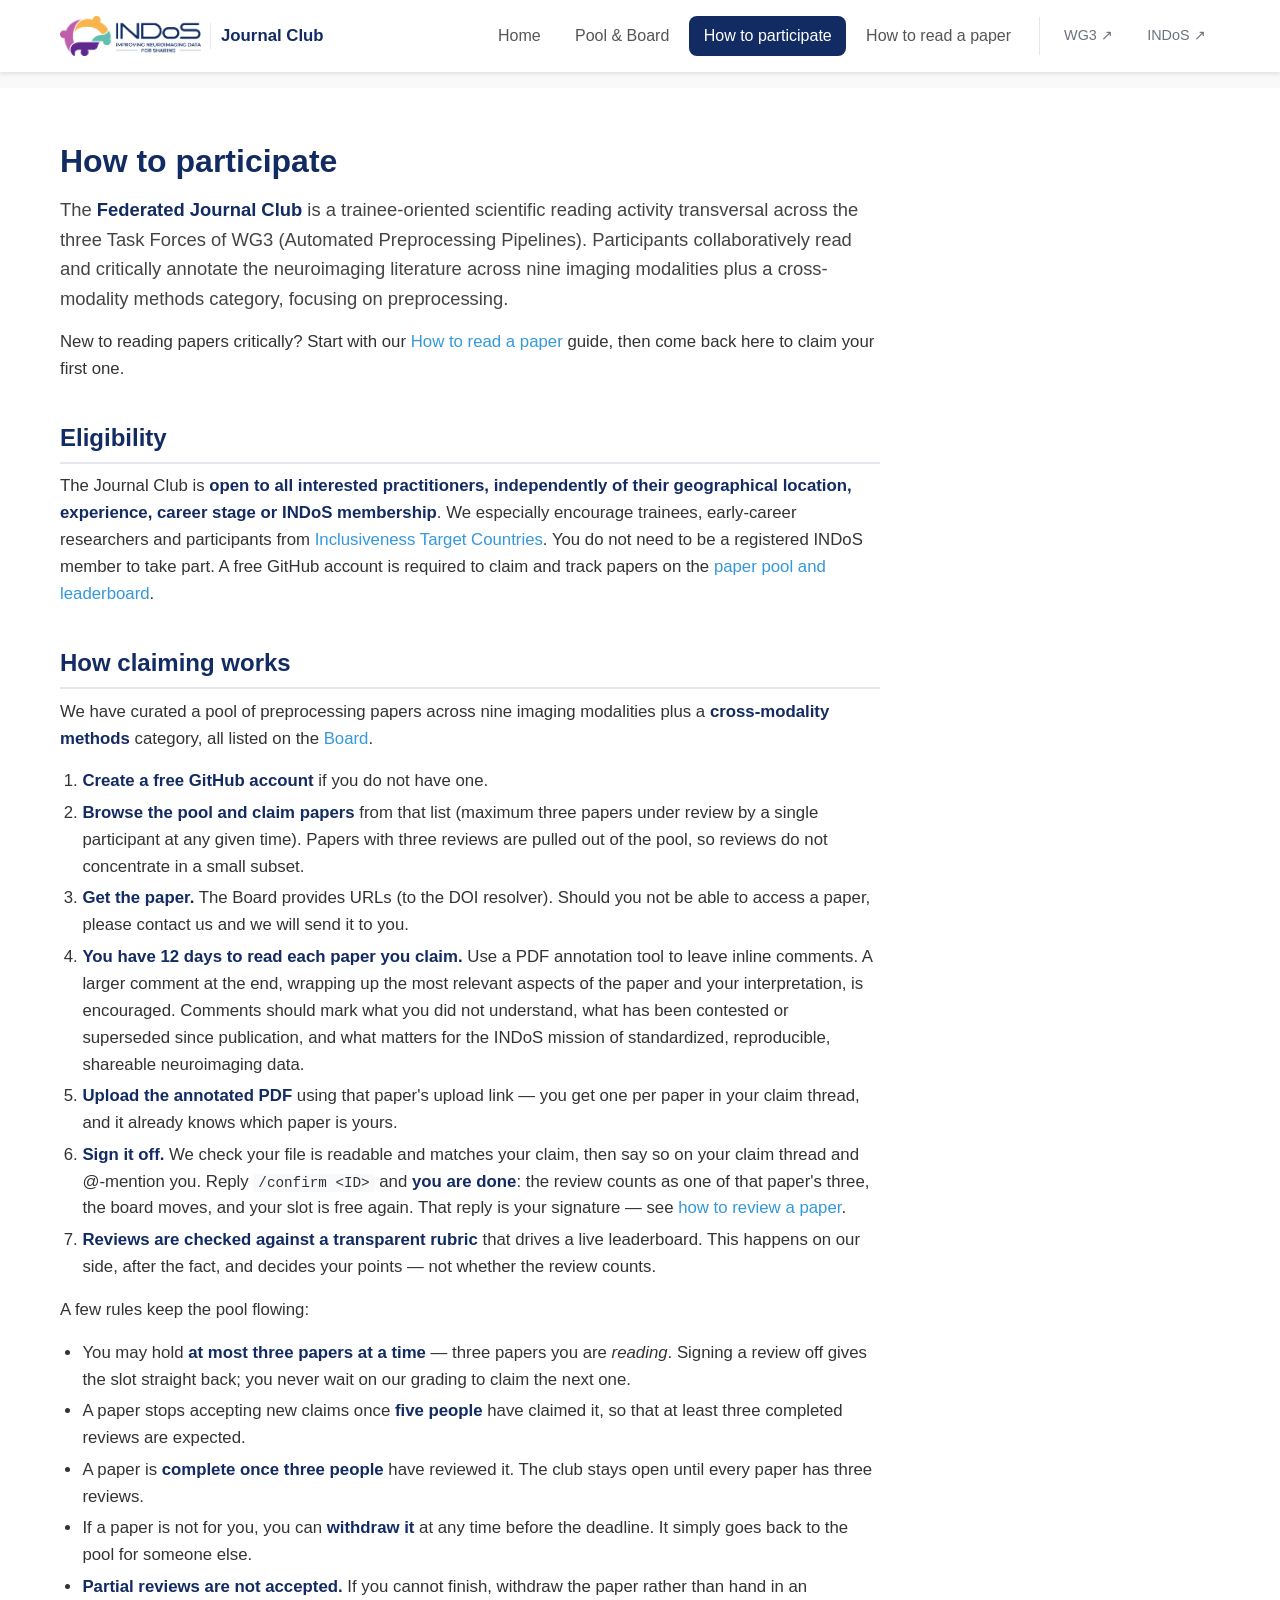
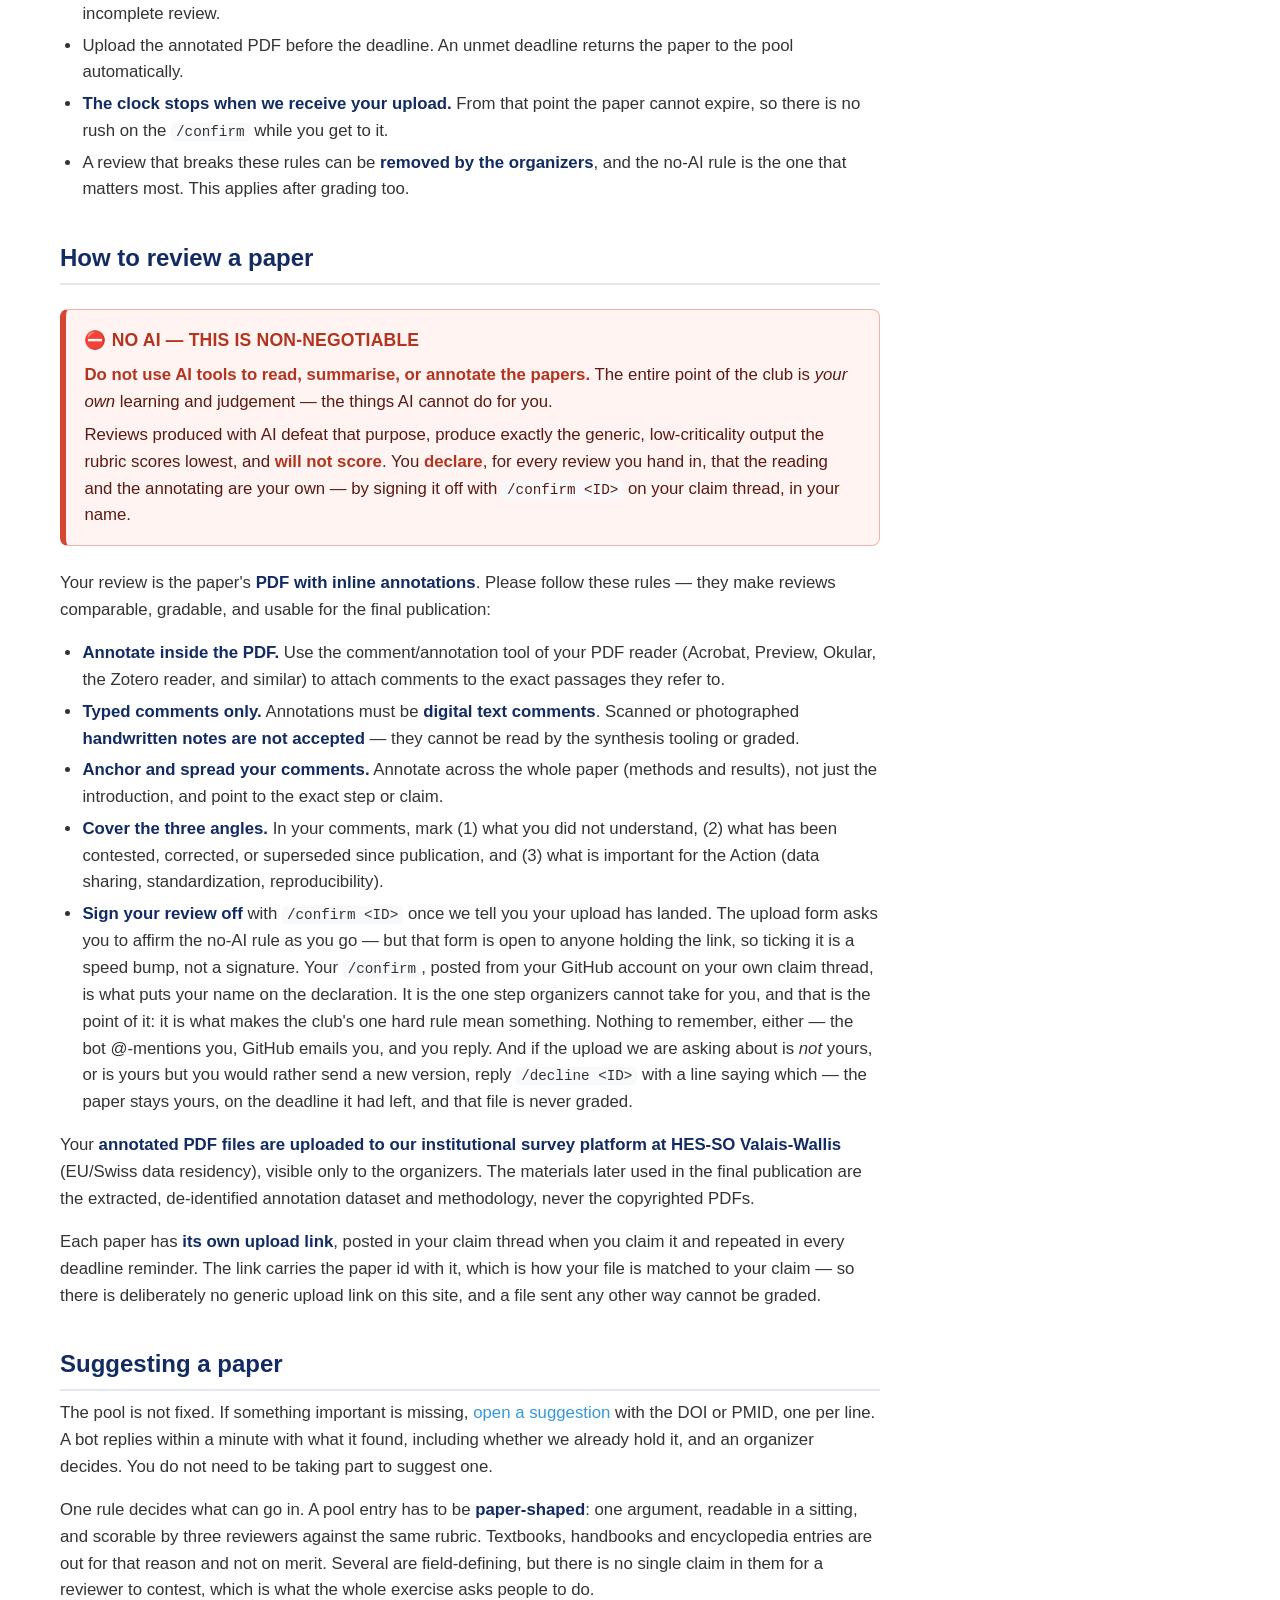
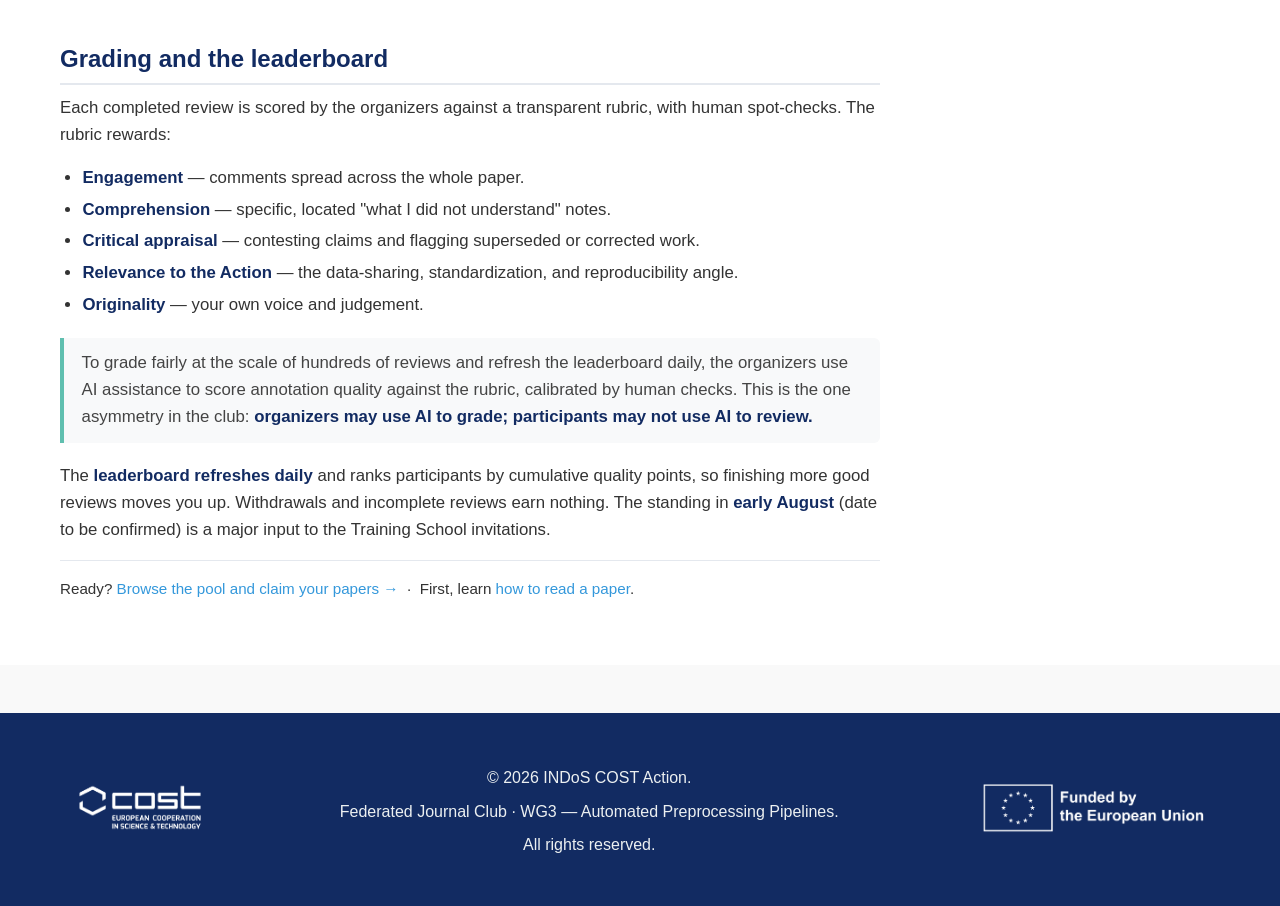
<file: docs/participate.html>
<!doctype html>
<html lang="en">
<head>
<meta charset="utf-8">
<meta name="viewport" content="width=device-width, initial-scale=1">
<title>How to participate — Federated Journal Club — INDoS COST Action</title>
<link rel="icon" href="favicon.ico" sizes="16x16 32x32 48x48">
<link rel="icon" href="assets/images/logo/indos-brain.png" type="image/png" sizes="512x512">
<link rel="apple-touch-icon" href="apple-touch-icon.png">
<link rel="stylesheet" href="style.css">
</head>
<body>
<header class="site-header">
  <!-- BEGIN shared nav — keep byte-identical across index/participate/reading (only aria-current varies) -->
  <nav class="navbar" aria-label="Site">
    <a class="navbar-brand" href="./">
      <img src="assets/images/logo/indos-logo.png" alt="INDoS COST Action" height="40">
      <span class="brand-name">Journal Club</span>
    </a>
    <ul class="nav-list">
      <li><a href="./">Home</a></li>
      <li><a href="./#papers">Pool &amp; Board</a></li>
      <li><a aria-current="page" href="./participate.html">How to participate</a></li>
      <li><a href="./reading.html">How to read a paper</a></li>
      <li class="nav-ext-group">
        <a class="nav-ext" href="https://www.indos-costaction.eu/wg3">WG3&nbsp;↗</a>
        <a class="nav-ext" href="https://www.indos-costaction.eu/">INDoS&nbsp;↗</a>
      </li>
    </ul>
  </nav>
  <!-- END shared nav -->
</header>

<main class="main-content">
  <div class="container">
    <div class="page-content">
      <h1>How to participate</h1>
      <p class="lead">The <strong>Federated Journal Club</strong> is a trainee-oriented
        scientific reading activity transversal across the three Task Forces of WG3
        (Automated Preprocessing Pipelines). Participants collaboratively read and critically
        annotate the neuroimaging literature across nine imaging modalities plus a
        cross-modality methods category, focusing on preprocessing.</p>

      <p>New to reading papers critically? Start with our
        <a href="./reading.html">How to read a paper</a> guide, then come back here to claim your first one.</p>

      <h2>Eligibility</h2>
      <p>The Journal Club is <strong>open to all interested practitioners, independently of
        their geographical location, experience, career stage or INDoS membership</strong>.
        We especially encourage trainees, early-career researchers and participants from
        <a href="https://www.indos-costaction.eu/grants">Inclusiveness Target Countries</a>.
        You do not need to be a registered INDoS member to take part. A free GitHub account is
        required to claim and track papers on the <a href="./">paper pool and leaderboard</a>.</p>

      <h2>How claiming works</h2>
      <!-- No paper count here on purpose: the pool grows whenever an organizer accepts a
           suggestion, and this page does not load app.js, so a number written here would
           be the one place on the site that goes stale. The Board shows the live count. -->
      <p>We have curated a pool of preprocessing papers across nine imaging modalities plus
        a <strong>cross-modality methods</strong> category, all listed on the
        <a href="./">Board</a>.</p>
      <ol>
        <li><strong>Create a free GitHub account</strong> if you do not have one.</li>
        <li><strong>Browse the pool and claim papers</strong> from that list (maximum three
          papers under review by a single participant at any given time). Papers with three
          reviews are pulled out of the pool, so reviews do not concentrate in a small subset.</li>
        <li><strong>Get the paper.</strong> The Board provides URLs (to the DOI resolver).
          Should you not be able to access a paper, please contact us and we will send it to you.</li>
        <li><strong>You have 12 days to read each paper you claim.</strong> Use a PDF annotation
          tool to leave inline comments. A larger comment at the end, wrapping up the most
          relevant aspects of the paper and your interpretation, is encouraged. Comments should
          mark what you did not understand, what has been contested or superseded since
          publication, and what matters for the INDoS mission of standardized, reproducible,
          shareable neuroimaging data.</li>
        <li><strong>Upload the annotated PDF</strong> using that paper's upload link — you get one
          per paper in your claim thread, and it already knows which paper is yours.</li>
        <li><strong>Sign it off.</strong> We check your file is readable and matches your claim, then
          say so on your claim thread and @-mention you. Reply <code>/confirm &lt;ID&gt;</code> and
          <strong>you are done</strong>: the review counts as one of that paper's three, the board
          moves, and your slot is free again. That reply is your signature — see
          <a href="#how-to-review-a-paper">how to review a paper</a>.</li>
        <li><strong>Reviews are checked against a transparent rubric</strong> that drives a live
          leaderboard. This happens on our side, after the fact, and decides your points — not
          whether the review counts.</li>
      </ol>

      <p>A few rules keep the pool flowing:</p>
      <ul>
        <li>You may hold <strong>at most three papers at a time</strong> — three papers you are
          <em>reading</em>. Signing a review off gives the slot straight back; you never wait on
          our grading to claim the next one.</li>
        <li>A paper stops accepting new claims once <strong>five people</strong> have claimed it,
          so that at least three completed reviews are expected.</li>
        <li>A paper is <strong>complete once three people</strong> have reviewed it. The club
          stays open until every paper has three reviews.</li>
        <li>If a paper is not for you, you can <strong>withdraw it</strong> at any time before
          the deadline. It simply goes back to the pool for someone else.</li>
        <li><strong>Partial reviews are not accepted.</strong> If you cannot finish, withdraw the
          paper rather than hand in an incomplete review.</li>
        <li>Upload the annotated PDF before the deadline. An unmet deadline returns the paper to
          the pool automatically.</li>
        <li><strong>The clock stops when we receive your upload.</strong> From that point the paper
          cannot expire, so there is no rush on the <code>/confirm</code> while you get to it.</li>
        <li>A review that breaks these rules can be <strong>removed by the organizers</strong>, and
          the no-AI rule is the one that matters most. This applies after grading too.</li>
      </ul>

      <h2 id="how-to-review-a-paper">How to review a paper</h2>

      <div class="admonition no-ai">
        <div class="adm-title">⛔ No AI — this is non-negotiable</div>
        <p><strong>Do not use AI tools to read, summarise, or annotate the papers.</strong> The
          entire point of the club is <em>your own</em> learning and judgement — the things AI
          cannot do for you.</p>
        <p>Reviews produced with AI defeat that purpose, produce exactly the generic,
          low-criticality output the rubric scores lowest, and <strong>will not score</strong>.
          You <strong>declare</strong>, for every review you hand in, that the reading and the
          annotating are your own — by signing it off with <code>/confirm &lt;ID&gt;</code> on your
          claim thread, in your name.</p>
      </div>

      <p>Your review is the paper's <strong>PDF with inline annotations</strong>. Please follow
        these rules — they make reviews comparable, gradable, and usable for the final
        publication:</p>
      <ul>
        <li><strong>Annotate inside the PDF.</strong> Use the comment/annotation tool of your PDF
          reader (Acrobat, Preview, Okular, the Zotero reader, and similar) to attach comments to
          the exact passages they refer to.</li>
        <li><strong>Typed comments only.</strong> Annotations must be <strong>digital text
          comments</strong>. Scanned or photographed <strong>handwritten notes are not
          accepted</strong> — they cannot be read by the synthesis tooling or graded.</li>
        <li><strong>Anchor and spread your comments.</strong> Annotate across the whole paper
          (methods and results), not just the introduction, and point to the exact step or claim.</li>
        <li><strong>Cover the three angles.</strong> In your comments, mark (1) what you did not
          understand, (2) what has been contested, corrected, or superseded since publication, and
          (3) what is important for the Action (data sharing, standardization, reproducibility).</li>
        <li><strong>Sign your review off</strong> with <code>/confirm &lt;ID&gt;</code> once we tell
          you your upload has landed. The upload form asks you to affirm the no-AI rule as you go —
          but that form is open to anyone holding the link, so ticking it is a speed bump, not a
          signature. Your <code>/confirm</code>, posted from your GitHub account on your own claim
          thread, is what puts your name on the declaration. It is the one step organizers cannot
          take for you, and that is the point of it: it is what makes the club's one hard rule mean
          something. Nothing to remember, either — the bot @-mentions you, GitHub emails you, and you
          reply. And if the upload we are asking about is <em>not</em> yours, or is yours but you
          would rather send a new version, reply <code>/decline &lt;ID&gt;</code> with a line saying
          which — the paper stays yours, on the deadline it had left, and that file is never graded.</li>
      </ul>
      <p>Your <strong>annotated PDF files are uploaded to our institutional survey platform at
        HES-SO Valais-Wallis</strong> (EU/Swiss data residency), visible only to the organizers.
        The materials later used in the final publication are the extracted, de-identified
        annotation dataset and methodology, never the copyrighted PDFs.</p>
      <p>Each paper has <strong>its own upload link</strong>, posted in your claim thread when you
        claim it and repeated in every deadline reminder. The link carries the paper id with it,
        which is how your file is matched to your claim — so there is deliberately no generic
        upload link on this site, and a file sent any other way cannot be graded.</p>

      <h2>Suggesting a paper</h2>
      <p>The pool is not fixed. If something important is missing,
        <a href="https://github.com/indos-costaction/journal-club/issues/new?template=paper-suggestion.yml">open
        a suggestion</a> with the DOI or PMID, one per line. A bot replies within a minute
        with what it found, including whether we already hold it, and an organizer decides.
        You do not need to be taking part to suggest one.</p>
      <p>One rule decides what can go in. A pool entry has to be <strong>paper-shaped</strong>:
        one argument, readable in a sitting, and scorable by three reviewers against the same
        rubric. Textbooks, handbooks and encyclopedia entries are out for that reason and not
        on merit. Several are field-defining, but there is no single claim in them for a
        reviewer to contest, which is what the whole exercise asks people to do.</p>

      <h2>Grading and the leaderboard</h2>
      <p>Each completed review is scored by the organizers against a transparent rubric, with
        human spot-checks. The rubric rewards:</p>
      <ul>
        <li><strong>Engagement</strong> — comments spread across the whole paper.</li>
        <li><strong>Comprehension</strong> — specific, located "what I did not understand" notes.</li>
        <li><strong>Critical appraisal</strong> — contesting claims and flagging superseded or
          corrected work.</li>
        <li><strong>Relevance to the Action</strong> — the data-sharing, standardization, and
          reproducibility angle.</li>
        <li><strong>Originality</strong> — your own voice and judgement.</li>
      </ul>
      <blockquote>
        <p>To grade fairly at the scale of hundreds of reviews and refresh the leaderboard daily,
          the organizers use AI assistance to score annotation quality against the rubric,
          calibrated by human checks. This is the one asymmetry in the club:
          <strong>organizers may use AI to grade; participants may not use AI to review.</strong></p>
      </blockquote>
      <p>The <strong>leaderboard refreshes daily</strong> and ranks participants by cumulative
        quality points, so finishing more good reviews moves you up. Withdrawals and incomplete
        reviews earn nothing. The standing in <strong>early August</strong> (date to be confirmed)
        is a major input to the Training School invitations.</p>

      <p class="page-links">Ready? <a href="./">Browse the pool and claim your papers →</a>
        &nbsp;·&nbsp; First, learn <a href="./reading.html">how to read a paper</a>.</p>
    </div>
  </div>
</main>

<footer class="site-footer">
  <div class="container">
    <div class="footer-content">
      <table>
        <tr>
          <td class="foot-cost">
            <a href="https://www.cost.eu"><img src="assets/images/logo/cost-logo-white.png" height="75" alt="COST"></a>
          </td>
          <td class="foot-copy">
            <p>&copy; <span id="year"></span> INDoS COST Action.</p>
            <p>Federated Journal Club · WG3 — Automated Preprocessing Pipelines.</p>
            <p>All rights reserved.</p>
          </td>
          <td class="foot-eu">
            <a href="https://commission.europa.eu/"><img src="assets/images/logo/eu-funded-white.png" height="50" alt="Funded by the European Union"></a>
          </td>
        </tr>
      </table>
    </div>
  </div>
</footer>

<script>document.getElementById("year").textContent = new Date().getFullYear();</script>
</body>
</html>
</file>
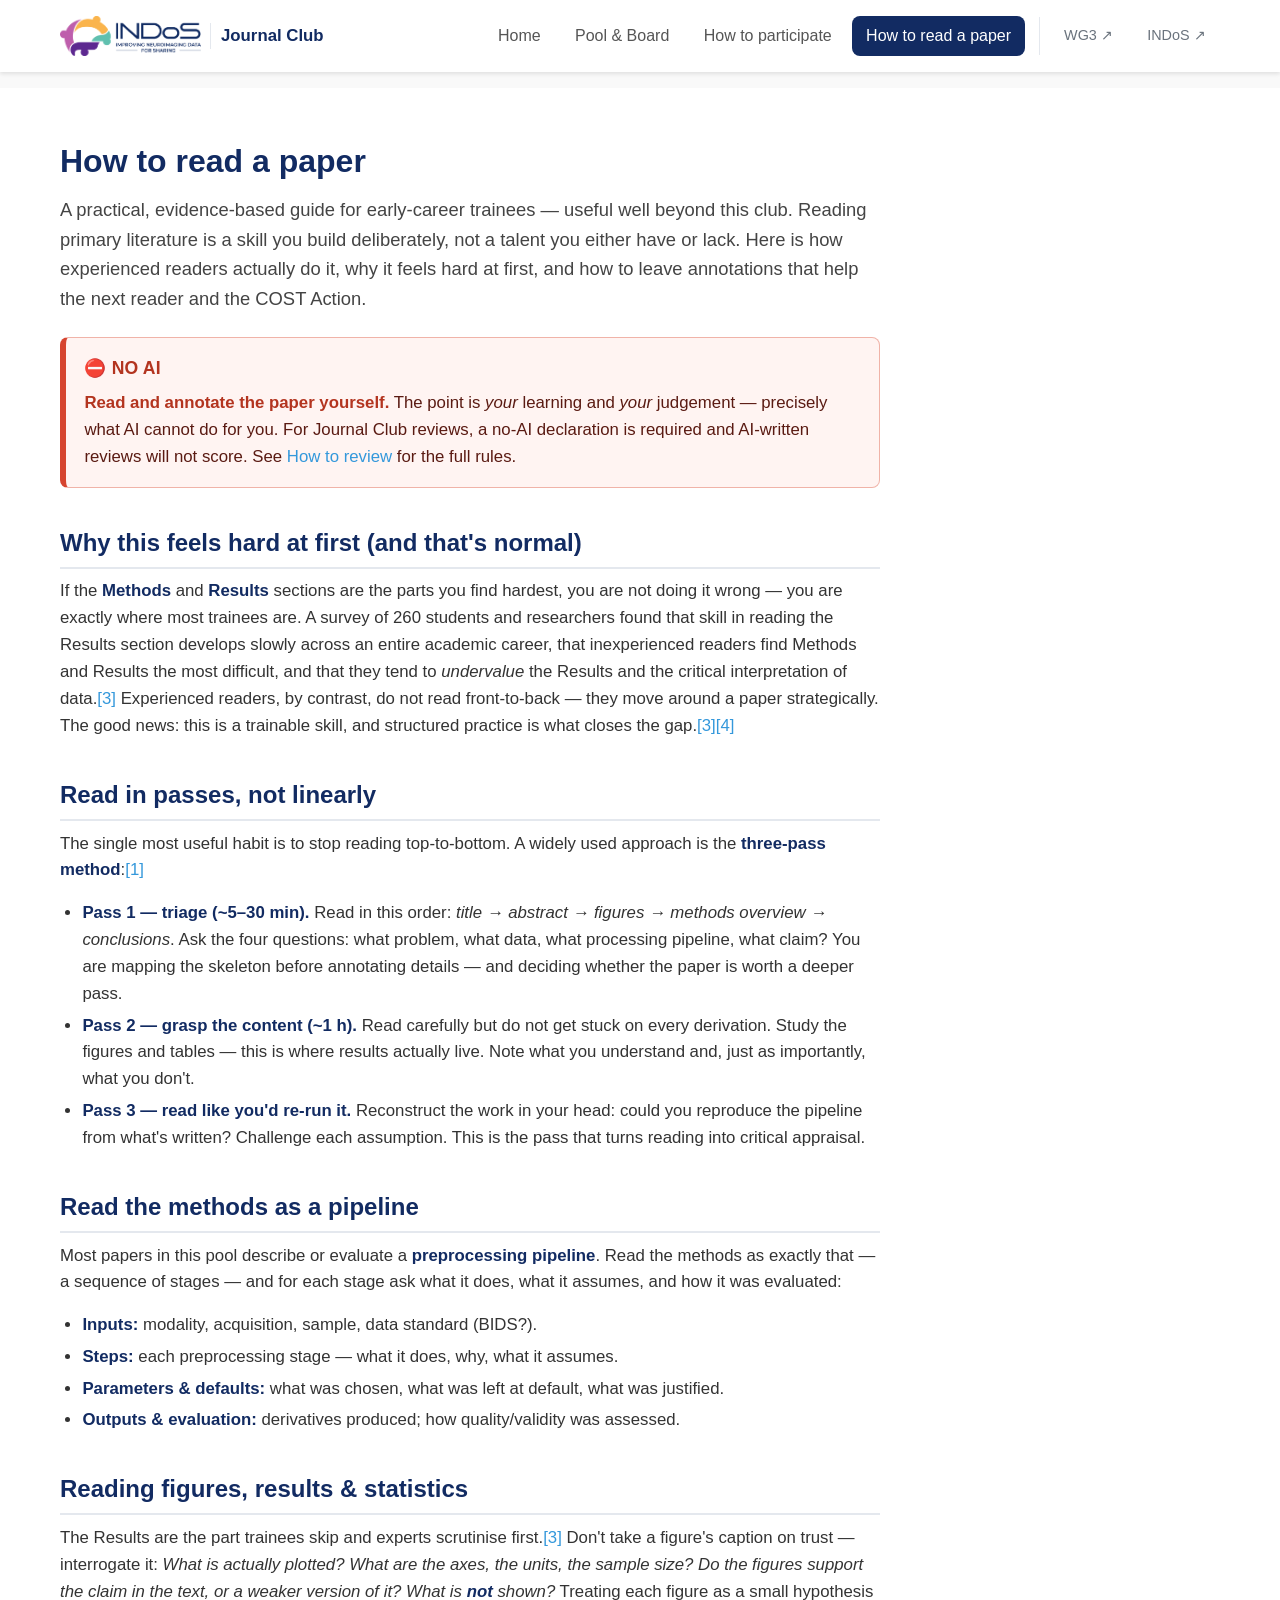
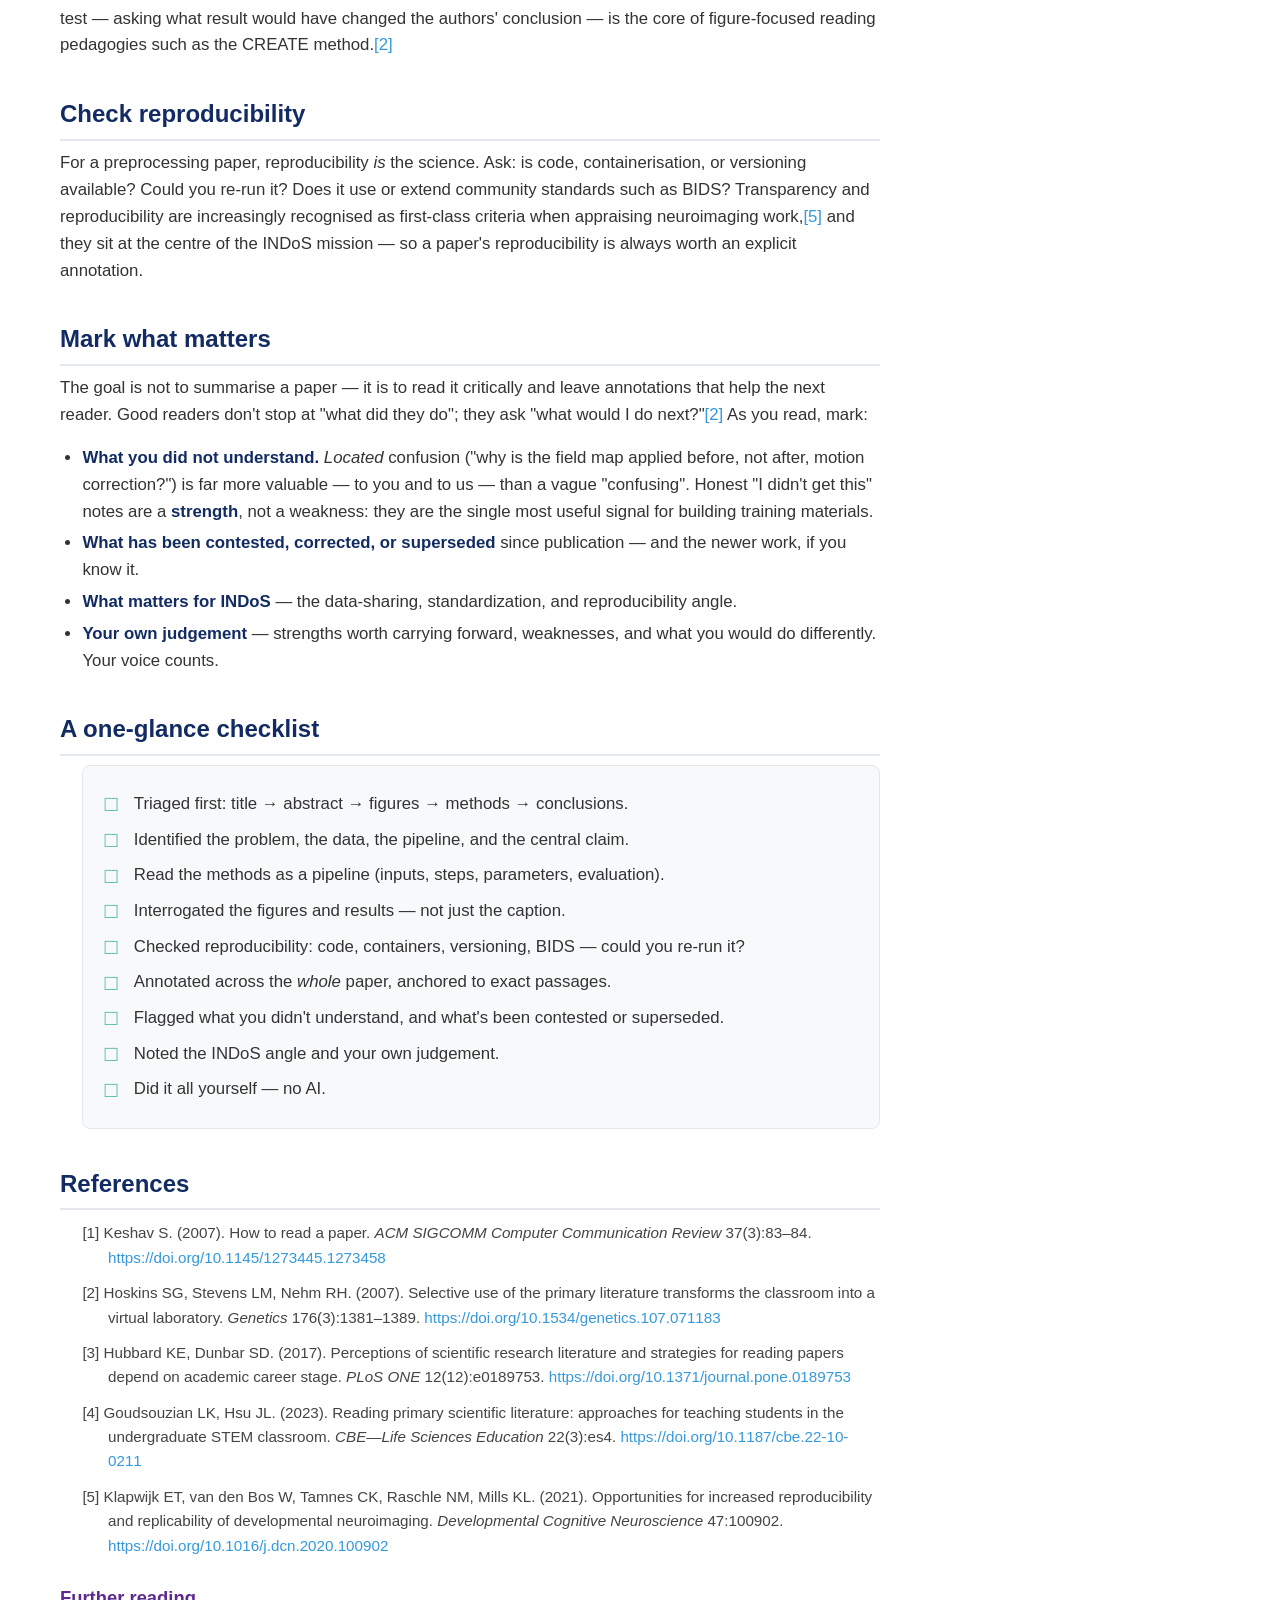
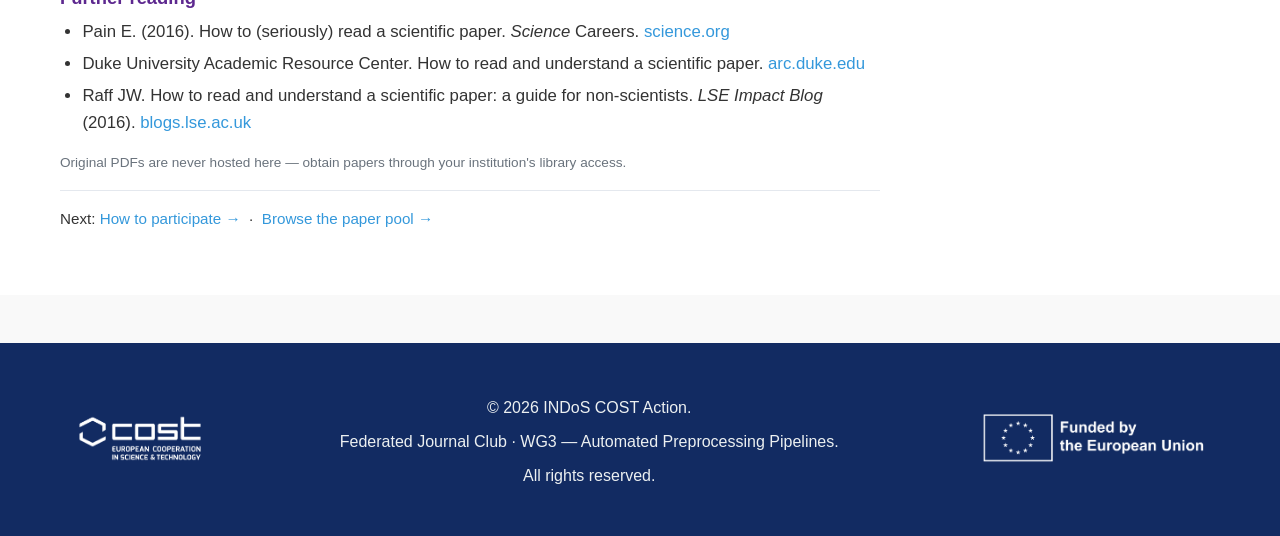
<file: docs/reading.html>
<!doctype html>
<html lang="en">
<head>
<meta charset="utf-8">
<meta name="viewport" content="width=device-width, initial-scale=1">
<title>How to read a paper — Federated Journal Club — INDoS COST Action</title>
<link rel="icon" href="favicon.ico" sizes="16x16 32x32 48x48">
<link rel="icon" href="assets/images/logo/indos-brain.png" type="image/png" sizes="512x512">
<link rel="apple-touch-icon" href="apple-touch-icon.png">
<link rel="stylesheet" href="style.css">
</head>
<body>
<header class="site-header">
  <!-- BEGIN shared nav — keep byte-identical across index/participate/reading (only aria-current varies) -->
  <nav class="navbar" aria-label="Site">
    <a class="navbar-brand" href="./">
      <img src="assets/images/logo/indos-logo.png" alt="INDoS COST Action" height="40">
      <span class="brand-name">Journal Club</span>
    </a>
    <ul class="nav-list">
      <li><a href="./">Home</a></li>
      <li><a href="./#papers">Pool &amp; Board</a></li>
      <li><a href="./participate.html">How to participate</a></li>
      <li><a aria-current="page" href="./reading.html">How to read a paper</a></li>
      <li class="nav-ext-group">
        <a class="nav-ext" href="https://www.indos-costaction.eu/wg3">WG3&nbsp;↗</a>
        <a class="nav-ext" href="https://www.indos-costaction.eu/">INDoS&nbsp;↗</a>
      </li>
    </ul>
  </nav>
  <!-- END shared nav -->
</header>

<main class="main-content">
  <div class="container">
    <div class="page-content">
      <h1>How to read a paper</h1>
      <p class="lead">A practical, evidence-based guide for early-career trainees — useful well
        beyond this club. Reading primary literature is a skill you build deliberately, not a
        talent you either have or lack. Here is how experienced readers actually do it, why it
        feels hard at first, and how to leave annotations that help the next reader and the COST
        Action.</p>

      <div class="admonition no-ai">
        <div class="adm-title">⛔ No AI</div>
        <p><strong>Read and annotate the paper yourself.</strong> The point is <em>your</em>
          learning and <em>your</em> judgement — precisely what AI cannot do for you. For Journal
          Club reviews, a no-AI declaration is required and AI-written reviews will not score. See
          <a href="./participate.html#how-to-review-a-paper">How to review</a> for the full rules.</p>
      </div>

      <h2>Why this feels hard at first (and that's normal)</h2>
      <p>If the <strong>Methods</strong> and <strong>Results</strong> sections are the parts you
        find hardest, you are not doing it wrong — you are exactly where most trainees are. A
        survey of 260 students and researchers found that skill in reading the Results section
        develops slowly across an entire academic career, that inexperienced readers find Methods
        and Results the most difficult, and that they tend to <em>undervalue</em> the Results and
        the critical interpretation of data.<a href="#ref3">[3]</a> Experienced readers, by
        contrast, do not read front-to-back — they move around a paper strategically. The good
        news: this is a trainable skill, and structured practice is what closes the gap.<a href="#ref3">[3]</a><a href="#ref4">[4]</a></p>

      <h2>Read in passes, not linearly</h2>
      <p>The single most useful habit is to stop reading top-to-bottom. A widely used approach is
        the <strong>three-pass method</strong>:<a href="#ref1">[1]</a></p>
      <ul>
        <li><strong>Pass 1 — triage (~5–30 min).</strong> Read in this order: <em>title →
          abstract → figures → methods overview → conclusions</em>. Ask the four questions: what
          problem, what data, what processing pipeline, what claim? You are mapping the skeleton
          before annotating details — and deciding whether the paper is worth a deeper pass.</li>
        <li><strong>Pass 2 — grasp the content (~1 h).</strong> Read carefully but do not get stuck
          on every derivation. Study the figures and tables — this is where results actually live.
          Note what you understand and, just as importantly, what you don't.</li>
        <li><strong>Pass 3 — read like you'd re-run it.</strong> Reconstruct the work in your head:
          could you reproduce the pipeline from what's written? Challenge each assumption. This is
          the pass that turns reading into critical appraisal.</li>
      </ul>

      <h2>Read the methods as a pipeline</h2>
      <p>Most papers in this pool describe or evaluate a <strong>preprocessing pipeline</strong>.
        Read the methods as exactly that — a sequence of stages — and for each stage ask what it
        does, what it assumes, and how it was evaluated:</p>
      <ul>
        <li><strong>Inputs:</strong> modality, acquisition, sample, data standard (BIDS?).</li>
        <li><strong>Steps:</strong> each preprocessing stage — what it does, why, what it assumes.</li>
        <li><strong>Parameters &amp; defaults:</strong> what was chosen, what was left at default,
          what was justified.</li>
        <li><strong>Outputs &amp; evaluation:</strong> derivatives produced; how quality/validity
          was assessed.</li>
      </ul>

      <h2>Reading figures, results &amp; statistics</h2>
      <p>The Results are the part trainees skip and experts scrutinise first.<a href="#ref3">[3]</a>
        Don't take a figure's caption on trust — interrogate it: <em>What is actually plotted?
        What are the axes, the units, the sample size? Do the figures support the claim in the
        text, or a weaker version of it? What is <strong>not</strong> shown?</em> Treating each
        figure as a small hypothesis test — asking what result would have changed the authors'
        conclusion — is the core of figure-focused reading pedagogies such as the CREATE
        method.<a href="#ref2">[2]</a></p>

      <h2>Check reproducibility</h2>
      <p>For a preprocessing paper, reproducibility <em>is</em> the science. Ask: is code,
        containerisation, or versioning available? Could you re-run it? Does it use or extend
        community standards such as BIDS? Transparency and reproducibility are increasingly
        recognised as first-class criteria when appraising neuroimaging work,<a href="#ref5">[5]</a>
        and they sit at the centre of the INDoS mission — so a paper's reproducibility is always
        worth an explicit annotation.</p>

      <h2>Mark what matters</h2>
      <p>The goal is not to summarise a paper — it is to read it critically and leave annotations
        that help the next reader. Good readers don't stop at "what did they do"; they ask "what
        would I do next?"<a href="#ref2">[2]</a> As you read, mark:</p>
      <ul>
        <li><strong>What you did not understand.</strong> <em>Located</em> confusion ("why is the
          field map applied before, not after, motion correction?") is far more valuable — to you
          and to us — than a vague "confusing". Honest "I didn't get this" notes are a
          <strong>strength</strong>, not a weakness: they are the single most useful signal for
          building training materials.</li>
        <li><strong>What has been contested, corrected, or superseded</strong> since publication —
          and the newer work, if you know it.</li>
        <li><strong>What matters for INDoS</strong> — the data-sharing, standardization, and
          reproducibility angle.</li>
        <li><strong>Your own judgement</strong> — strengths worth carrying forward, weaknesses, and
          what you would do differently. Your voice counts.</li>
      </ul>

      <h2>A one-glance checklist</h2>
      <ul class="checklist">
        <li>Triaged first: title → abstract → figures → methods → conclusions.</li>
        <li>Identified the problem, the data, the pipeline, and the central claim.</li>
        <li>Read the methods as a pipeline (inputs, steps, parameters, evaluation).</li>
        <li>Interrogated the figures and results — not just the caption.</li>
        <li>Checked reproducibility: code, containers, versioning, BIDS — could you re-run it?</li>
        <li>Annotated across the <em>whole</em> paper, anchored to exact passages.</li>
        <li>Flagged what you didn't understand, and what's been contested or superseded.</li>
        <li>Noted the INDoS angle and your own judgement.</li>
        <li>Did it all yourself — no AI.</li>
      </ul>

      <h2>References</h2>
      <ol class="refs">
        <li id="ref1">[1] Keshav S. (2007). How to read a paper. <em>ACM SIGCOMM Computer
          Communication Review</em> 37(3):83–84.
          <a href="https://doi.org/10.1145/1273445.1273458">https://doi.org/10.1145/1273445.1273458</a></li>
        <li id="ref2">[2] Hoskins SG, Stevens LM, Nehm RH. (2007). Selective use of the primary
          literature transforms the classroom into a virtual laboratory. <em>Genetics</em>
          176(3):1381–1389.
          <a href="https://doi.org/10.1534/genetics.107.071183">https://doi.org/10.1534/genetics.107.071183</a></li>
        <li id="ref3">[3] Hubbard KE, Dunbar SD. (2017). Perceptions of scientific research
          literature and strategies for reading papers depend on academic career stage.
          <em>PLoS ONE</em> 12(12):e0189753.
          <a href="https://doi.org/10.1371/journal.pone.0189753">https://doi.org/10.1371/journal.pone.0189753</a></li>
        <li id="ref4">[4] Goudsouzian LK, Hsu JL. (2023). Reading primary scientific literature:
          approaches for teaching students in the undergraduate STEM classroom.
          <em>CBE—Life Sciences Education</em> 22(3):es4.
          <a href="https://doi.org/10.1187/cbe.22-10-0211">https://doi.org/10.1187/cbe.22-10-0211</a></li>
        <li id="ref5">[5] Klapwijk ET, van den Bos W, Tamnes CK, Raschle NM, Mills KL. (2021).
          Opportunities for increased reproducibility and replicability of developmental
          neuroimaging. <em>Developmental Cognitive Neuroscience</em> 47:100902.
          <a href="https://doi.org/10.1016/j.dcn.2020.100902">https://doi.org/10.1016/j.dcn.2020.100902</a></li>
      </ol>

      <h3>Further reading</h3>
      <ul>
        <li>Pain E. (2016). How to (seriously) read a scientific paper. <em>Science</em> Careers.
          <a href="https://www.science.org/content/article/how-seriously-read-scientific-paper">science.org</a></li>
        <li>Duke University Academic Resource Center. How to read and understand a scientific paper.
          <a href="https://arc.duke.edu/how-to-read-and-understand-a-scientific-paper-a-guide-for-non-scientists/">arc.duke.edu</a></li>
        <li>Raff JW. How to read and understand a scientific paper: a guide for non-scientists.
          <em>LSE Impact Blog</em> (2016).
          <a href="https://blogs.lse.ac.uk/impactofsocialsciences/2016/05/09/how-to-read-and-understand-a-scientific-paper-a-guide-for-non-scientists/">blogs.lse.ac.uk</a></li>
      </ul>
      <p class="refs-note">Original PDFs are never hosted here — obtain papers through your
        institution's library access.</p>

      <p class="page-links">Next: <a href="./participate.html">How to participate →</a>
        &nbsp;·&nbsp; <a href="./">Browse the paper pool →</a></p>
    </div>
  </div>
</main>

<footer class="site-footer">
  <div class="container">
    <div class="footer-content">
      <table>
        <tr>
          <td class="foot-cost">
            <a href="https://www.cost.eu"><img src="assets/images/logo/cost-logo-white.png" height="75" alt="COST"></a>
          </td>
          <td class="foot-copy">
            <p>&copy; <span id="year"></span> INDoS COST Action.</p>
            <p>Federated Journal Club · WG3 — Automated Preprocessing Pipelines.</p>
            <p>All rights reserved.</p>
          </td>
          <td class="foot-eu">
            <a href="https://commission.europa.eu/"><img src="assets/images/logo/eu-funded-white.png" height="50" alt="Funded by the European Union"></a>
          </td>
        </tr>
      </table>
    </div>
  </div>
</footer>

<script>document.getElementById("year").textContent = new Date().getFullYear();</script>
</body>
</html>
</file>
<file: docs/style.css>
/* INDoS Federated Journal Club — brand-aligned with indos-costaction.eu.
   Palette + chrome mirror website/assets/css/style.css; SPA components
   (tabs, tables, badges, progress, claim button) restyled on-brand. */

:root {
  /* INDoS brand palette (from the logo brand guide) */
  --logo-orange: #F9B34B;
  --logo-turquoise: #60BFAF;
  --logo-lavender: #BE5EAC;
  --logo-purple: #5D288F;
  --logo-blue: #122B62;

  /* Semantic tokens mapped onto the brand */
  --bg: #f9f9f9;
  --surface: #ffffff;
  --fg: #333333;
  --muted: #6a737d;
  --line: #e4e8ee;
  --card: #f8f9fa;
  --accent: #3498db;
  --accent-fg: #ffffff;

  /* Pool/board status colours (kept semantic, white text) */
  --open: #2f855a;
  --closed: #b7791f;
  --done: var(--logo-purple);

  /* Hero mosaic — progress, not claimability (see paper_progress() in state.py), so
     these deliberately do NOT map 1:1 onto the badge colours above. The four steps are
     the four logo colours, in order.

     Measured against the --logo-blue hero they sit on: turquoise 6.2:1, orange 7.5:1,
     lavender 3.5:1, purple 1.4:1. Purple is the one that cannot be seen on its own, and
     that is accepted rather than worked around. Every fix tried was worse: a rim makes
     the tile read as a hollow checkbox (the opposite of "finished"), and no purple light
     enough to clear 3:1 is still distinguishable from the lavender beside it. In a grid
     of 11px tiles with 3px gaps a completed paper is read against its bright neighbours,
     not against the ground, and a pool going dark as it finishes reads as settled. The
     accessible equivalent is not the tile: the mosaic is one labelled role="img" whose
     alt text carries the tally, and the pool table below is the real data. */
  --m-open: var(--logo-turquoise);   /* nobody reading it yet */
  --m-review: var(--logo-orange);    /* claimed, nothing graded yet */
  --m-partial: var(--logo-lavender); /* one or two graded reviews in */
  --m-done: var(--logo-purple);      /* all three, and settled */
}

/* Reset & base */
* { margin: 0; padding: 0; box-sizing: border-box; }

body {
  background: var(--bg);
  color: var(--fg);
  font-family: -apple-system, BlinkMacSystemFont, 'Segoe UI', Roboto, Oxygen, Ubuntu, Cantarell, sans-serif;
  line-height: 1.6;
}

.container {
  max-width: 1200px;
  margin: 0 auto;
  padding: 0 20px;
}

/* Header */
.site-header {
  background: var(--surface);
  box-shadow: 0 2px 4px rgba(0, 0, 0, 0.1);
  padding: 1rem 0;
  position: sticky;
  top: 0;
  z-index: 100;
}

.navbar {
  max-width: 1200px;
  margin: 0 auto;
  padding: 0 20px;
  display: flex;
  align-items: center;
  justify-content: space-between;
  flex-wrap: wrap;
  gap: 1rem;
}

.navbar-brand { display: inline-flex; align-items: center; gap: 0.6rem; text-decoration: none; }
.navbar-brand img { height: 40px; display: block; }
.brand-name {
  color: var(--logo-blue);
  font-weight: 700;
  font-size: 1.05rem;
  border-left: 1px solid var(--line);
  padding-left: 0.6rem;
}

.nav-list {
  display: flex;
  list-style: none;
  gap: 0.35rem;
  align-items: center;
  flex-wrap: wrap;
}

/* Pills, not bare text — the nav has to look clickable at a glance (issue #17). */
.nav-list a {
  text-decoration: none;
  color: #555;
  font-weight: 500;
  padding: 0.45rem 0.9rem;
  border-radius: 8px;
  display: inline-block;
  transition: background 0.2s ease, color 0.2s ease;
}

.nav-list a:hover { background: var(--card); color: var(--logo-blue); }

.nav-list a[aria-current="page"] { background: var(--logo-blue); color: #fff; }

/* Off-site links are demoted so the club's own pages read as the primary set. */
.nav-ext-group { display: inline-flex; gap: 0.35rem; margin-left: 0.5rem;
  padding-left: 0.6rem; border-left: 1px solid var(--line); }
.nav-list .nav-ext { color: var(--muted); font-weight: 400; font-size: 0.9rem; }

/* Main content band */
.main-content {
  min-height: calc(100vh - 240px);
  padding: 3rem 0;
  background: var(--surface);
  margin-top: 1rem;
}

.page-content { font-size: 1.05rem; }

.page-content h1 {
  font-size: 2rem;
  margin: 0 0 0.5rem;
  color: var(--logo-blue);
}

.sub { margin: 0 0 1.25rem; color: var(--muted); font-size: 1rem; }
.sub a { color: var(--accent); font-weight: 600; text-decoration: none; }
.sub a:hover { text-decoration: underline; }

.muted { color: var(--muted); font-size: .9rem; line-height: 1.6; }
.meta { color: var(--muted); font-size: .82rem; }
.source-note { margin-top: 2rem; padding-top: 1rem; border-top: 1px solid var(--line); }

/* Progress bar */
.progress { margin: 8px 0 4px; }
.bar {
  height: 9px; background: var(--card); border-radius: 6px;
  overflow: hidden; border: 1px solid var(--line);
}
#progressFill { height: 100%; background: var(--logo-turquoise); width: 0; transition: width .4s; }
#progressText { margin-top: 6px; }

/* Tabs */
.tabs { display: flex; gap: 8px; margin: 1.25rem 0 1rem; }
.tabs button {
  background: none; border: 1px solid var(--line); color: var(--fg);
  padding: 7px 16px; border-radius: 8px; cursor: pointer; font-size: .95rem;
  transition: background 0.2s ease, border-color 0.2s ease;
}
.tabs button:hover { border-color: var(--accent); }
.tabs button.active { background: var(--accent); color: var(--accent-fg); border-color: var(--accent); }

/* Controls */
.controls { display: flex; flex-wrap: wrap; gap: 10px; margin-bottom: 8px; align-items: center; }
.controls input[type=search], .controls select {
  padding: 7px 10px; border: 1px solid var(--line); border-radius: 8px;
  background: var(--surface); color: var(--fg); font-size: .92rem;
}
.controls input[type=search] { flex: 1; min-width: 180px; }
.controls input[type=search]:focus, .controls select:focus {
  outline: none; border-color: var(--accent);
}
.chk { color: var(--muted); font-size: .9rem; display: flex; gap: 5px; align-items: center; }

/* Tables */
table { width: 100%; border-collapse: collapse; margin-top: 4px; }
th, td { text-align: left; padding: 9px 10px; border-bottom: 1px solid var(--line); vertical-align: top; }
th {
  font-size: .78rem; text-transform: uppercase; letter-spacing: .03em;
  color: var(--muted); font-weight: 600;
}
td.num { text-align: center; font-variant-numeric: tabular-nums; white-space: nowrap; }
/* "+1" beside the graded ratio: uploads in hand, not yet graded. */
td.num .flight { color: var(--muted); font-size: 0.85em; }
td a { color: var(--accent); text-decoration: none; }
td a:hover { text-decoration: underline; }

/* Status badges */
.badge {
  font-size: .74rem; padding: 2px 8px; border-radius: 20px;
  text-transform: capitalize; color: #fff;
}
.b-open { background: var(--open); }
.b-closed { background: var(--closed); }
.b-done { background: var(--done); }

/* Claim action */
a.claim {
  display: inline-block; padding: 4px 12px; border-radius: 7px;
  background: var(--accent); color: var(--accent-fg) !important;
  font-size: .84rem; text-decoration: none !important;
  transition: background 0.2s ease;
}
a.claim:hover { background: #2980b9; }

code { background: var(--card); padding: 1px 5px; border-radius: 4px; font-size: .85em; }

/* Footer */
.site-footer {
  background: var(--logo-blue);
  color: #ecf0f1;
  padding: 2rem 0;
  margin-top: 3rem;
  text-align: center;
}
.footer-content table { width: 100%; border-collapse: collapse; }
.footer-content td { border: none; vertical-align: middle; padding: 0.5rem 0; }
.footer-content .foot-cost { text-align: left; }
.footer-content .foot-copy { text-align: center; }
.footer-content .foot-eu { text-align: right; }
.footer-content p { margin: 0.5rem 0; color: #ecf0f1; }
.footer-content img { display: inline-block; }

/* ---------------------------------------------------------------------------
   Prose — for the content pages (participate.html, reading.html).
   Scoped to .page-content so the Board (index.html) is untouched.
--------------------------------------------------------------------------- */
.page-content { max-width: 820px; }

.page-content h2 {
  font-size: 1.5rem;
  color: var(--logo-blue);
  margin: 2.25rem 0 0.6rem;
  padding-bottom: 0.3rem;
  border-bottom: 2px solid var(--line);
}
.page-content h3 {
  font-size: 1.15rem;
  color: var(--logo-purple);
  margin: 1.6rem 0 0.4rem;
}
.page-content p { margin: 0 0 1rem; }
.page-content ul,
.page-content ol { margin: 0 0 1rem 1.4rem; }
.page-content li { margin: 0.3rem 0; }
.page-content a { color: var(--accent); text-decoration: none; }
.page-content a:hover { text-decoration: underline; }
.page-content strong { color: var(--logo-blue); }

.page-content blockquote {
  margin: 1.25rem 0;
  padding: 0.75rem 1.1rem;
  border-left: 4px solid var(--logo-turquoise);
  background: var(--card);
  color: #444;
  border-radius: 0 6px 6px 0;
}
.page-content blockquote p:last-child { margin-bottom: 0; }

.lead {
  font-size: 1.15rem;
  color: #444;
  margin-bottom: 1.5rem;
}

/* Page-level intro nav back to the other content pages */
.page-links { margin: 1.75rem 0 0; padding-top: 1rem; border-top: 1px solid var(--line); font-size: .95rem; }

/* ---------------------------------------------------------------------------
   Admonition — the unmissable "No AI" callout.
--------------------------------------------------------------------------- */
.admonition {
  margin: 1.5rem 0;
  padding: 1rem 1.25rem 1rem 1.15rem;
  border-radius: 8px;
  border: 1px solid transparent;
}
.admonition .adm-title {
  display: flex;
  align-items: center;
  gap: 0.5rem;
  font-weight: 800;
  font-size: 1.1rem;
  letter-spacing: 0.01em;
  margin-bottom: 0.5rem;
}
.admonition p { margin: 0.4rem 0; }
.admonition p:last-child { margin-bottom: 0; }

.admonition.no-ai {
  background: #fff4f2;
  border-color: #f0b3a8;
  border-left: 6px solid #d64530;
  color: #5a1a12;
}
.admonition.no-ai .adm-title { color: #b3341f; text-transform: uppercase; }
.admonition.no-ai strong { color: #b3341f; }

/* Dark-surface variant not needed — pages render on the light content band. */

/* ---------------------------------------------------------------------------
   Checklist — the printable one-glance list on reading.html.
--------------------------------------------------------------------------- */
.checklist {
  list-style: none;
  margin: 0.5rem 0 1.25rem;
  padding: 1rem 1.25rem;
  background: var(--card);
  border: 1px solid var(--line);
  border-radius: 8px;
}
.checklist li {
  position: relative;
  padding-left: 1.9rem;
  margin: 0.55rem 0;
}
.checklist li::before {
  content: "☐";
  position: absolute;
  left: 0;
  top: -0.05rem;
  font-size: 1.15rem;
  color: var(--logo-turquoise);
}

/* ---------------------------------------------------------------------------
   References — the cited list on reading.html.
--------------------------------------------------------------------------- */
.refs { list-style: none; margin: 0.5rem 0 1.25rem; padding: 0; }
.refs li {
  margin: 0.7rem 0;
  padding-left: 1.6rem;
  text-indent: -1.6rem;
  font-size: 0.95rem;
  color: #444;
}
.refs li a { word-break: break-word; }
.refs-note { font-size: 0.85rem; color: var(--muted); }

/* ---------------------------------------------------------------------------
   Landing page (index.html) — hero, bands, mosaic. The INDoS brand has no hero
   or button component upstream, so these are net-new, built from the tokens.
--------------------------------------------------------------------------- */
html { scroll-behavior: smooth; }
@media (prefers-reduced-motion: reduce) { html { scroll-behavior: auto; } }

/* Anchor targets must clear the sticky header. */
#about, #how-it-works, #papers { scroll-margin-top: 88px; }

a:focus-visible, button:focus-visible, input:focus-visible, select:focus-visible {
  outline: 3px solid var(--logo-turquoise);
  outline-offset: 2px;
}

.skip-link {
  position: absolute; left: -999px; top: 0; z-index: 200;
  background: var(--logo-blue); color: #fff; padding: 0.6rem 1rem;
}
.skip-link:focus { left: 8px; top: 8px; }

/* Buttons */
.btn {
  display: inline-block; padding: 0.7rem 1.5rem; border-radius: 8px;
  font-weight: 600; text-decoration: none; transition: background 0.2s ease;
}
.btn-primary { background: var(--logo-orange); color: var(--logo-blue); }
.btn-primary:hover { background: #e8a23a; }
.btn-ghost { border: 2px solid rgba(255, 255, 255, 0.75); color: #fff; }
.btn-ghost:hover { background: rgba(255, 255, 255, 0.12); }
/* Secondary action on a light band — btn-ghost is the navy-hero variant and would be
   invisible here. Quieter than btn-primary on purpose: claiming is the ask, suggesting
   is the afterthought that should still be one click away. */
.btn-quiet { border: 1px solid var(--line); color: var(--logo-blue); background: var(--surface); }
.btn-quiet:hover { background: var(--card); }
.head-actions { display: flex; gap: 0.6rem; flex-wrap: wrap; align-items: center; }

/* Hero — flat brand navy, no gradient. */
.hero { background: var(--logo-blue); color: #fff; text-align: center; padding: 4rem 0 2.5rem; }
.hero-kicker {
  color: var(--logo-orange); text-transform: uppercase; letter-spacing: 0.06em;
  font-size: 0.8rem; font-weight: 600; margin-bottom: 0.75rem;
}
.hero h1 {
  font-size: clamp(2.2rem, 5vw, 3.2rem); color: #fff;
  margin-bottom: 0.6rem; text-wrap: balance;
}
.hero-tagline {
  max-width: 44ch; margin: 0 auto 1.75rem; font-size: 1.15rem;
  color: rgba(255, 255, 255, 0.9); text-wrap: balance;
}
.hero-actions { display: flex; gap: 1rem; justify-content: center; flex-wrap: wrap; margin-top: 1.75rem; }
.hero-scroll { display: inline-block; margin-top: 1.5rem; color: rgba(255, 255, 255, 0.7); }
.hero-scroll:hover { color: #fff; }
@media (prefers-reduced-motion: no-preference) {
  .hero-scroll { animation: heroBob 2s ease-in-out infinite; }
  @keyframes heroBob { 50% { transform: translateY(6px); } }
}

/* The mosaic — one tile per paper. It is the progress display: the pool fills in over
   the summer as tiles turn orange, blush lavender at the first graded review, then
   settle to purple. Four flat colours, no meter: at 11px a fill level or a pip is
   noise, and the exact count is one hover away in the card and permanently in the
   table below. */
.mosaic { display: flex; flex-wrap: wrap; gap: 3px; justify-content: center; max-width: 640px; margin: 0 auto; }
.mosaic a {
  display: block; width: 11px; height: 11px; border-radius: 2px;
  background: var(--m-open); cursor: pointer;
  transition: transform 0.1s ease;
}
.mosaic a:hover { outline: 2px solid #fff; outline-offset: 1px; transform: scale(1.35); }
.mosaic a.s-open    { background: var(--m-open); }
.mosaic a.s-review  { background: var(--m-review); }
.mosaic a.s-partial { background: var(--m-partial); }
.mosaic a.s-done    { background: var(--m-done); }
@media (prefers-reduced-motion: reduce) {
  .mosaic a { transition: none; }
  .mosaic a:hover { transform: none; }
}

/* Where a clicked tile lands. The flash fades so it marks the row without
   leaving a permanent selection the reader then has to dismiss. */
@keyframes rowFlash { from { background: rgba(249, 179, 75, 0.55); } to { background: transparent; } }
.row-focus td { animation: rowFlash 2s ease-out; }
@media (prefers-reduced-motion: reduce) {
  .row-focus td { animation: none; box-shadow: inset 0 2px 0 var(--logo-orange), inset 0 -2px 0 var(--logo-orange); }
}

.mosaic-legend {
  margin: 1rem auto 0; font-size: 0.85rem; color: rgba(255, 255, 255, 0.75);
  display: flex; gap: 0.5rem 1.1rem; justify-content: center; flex-wrap: wrap; align-items: center;
}
/* One swatch class, used by both the legend and the hover card, so a tile and the thing
   claiming to explain it cannot drift apart. */
.key {
  display: inline-block; width: 10px; height: 10px; border-radius: 2px;
  margin-right: 0.35rem; vertical-align: -1px;
}
.k-open { background: var(--m-open); }
.k-review { background: var(--m-review); }
.k-partial { background: var(--m-partial); }
.k-done { background: var(--m-done); }
.mosaic-hint { color: rgba(255, 255, 255, 0.55); font-size: 0.8rem; }

/* Hover card — a light surface lifted off the navy, so it reads as a card on the
   page rather than an OS tooltip. position:fixed, so no ancestor can clip it. */
.mosaic-tip {
  position: fixed;
  left: 0;
  top: 0;
  z-index: 150;
  width: max-content;
  max-width: min(340px, calc(100vw - 16px));
  padding: 0.7rem 0.85rem;
  background: var(--surface);
  color: var(--fg);
  border-radius: 10px;
  box-shadow: 0 10px 28px rgba(0, 0, 0, 0.35);
  text-align: left;
  font-size: 0.85rem;
  line-height: 1.45;
  pointer-events: none;          /* never eat the click meant for the tile */
  visibility: hidden;            /* not display:none — it must stay measurable */
  opacity: 0;
  transition: opacity 0.12s ease;
}
.mosaic-tip.show { visibility: visible; opacity: 1; }
@media (prefers-reduced-motion: reduce) { .mosaic-tip { transition: none; } }

/* The `* { margin: 0 }` reset already zeroes these, and no p rule reaches inside
   the card — so each part sets only the margin it needs, no override war. */
.tip-title { font-weight: 600; color: var(--logo-blue); text-wrap: balance; }
.tip-meta { color: var(--muted); font-size: 0.8rem; margin-top: 0.15rem; }
.tip-stats {
  display: flex; align-items: center; flex-wrap: wrap; gap: 0.3rem;
  margin-top: 0.45rem;
  font-variant-numeric: tabular-nums;
}
.tip-stats .key { margin-right: 0.1rem; }
.tip-sep { color: var(--line); }
/* Received but not yet graded. Deliberately quieter than the graded ratio beside it:
   it is context for why a tile has not moved, not a number the club counts. */
.tip-flight { color: var(--muted); }
.tip-cta {
  margin-top: 0.45rem;
  padding-top: 0.4rem;
  border-top: 1px solid var(--line);
  color: var(--accent);
  font-size: 0.8rem;
  font-weight: 600;
}

/* Touch devices have no hover; the card would only ever flash on tap. */
@media (hover: none) { .mosaic-tip { display: none; } }
.mosaic-count { color: var(--logo-turquoise); font-variant-numeric: tabular-nums; }

/* Bands */
.band { padding: 3.25rem 0; background: var(--surface); }
.band-tint { background: var(--bg); }
.band-tint h2, #papers h2 { font-size: 1.6rem; color: var(--logo-blue); margin-bottom: 1rem; }

/* How it works — numbered because it genuinely is a sequence. */
.steps {
  list-style: none; margin: 0;
  display: grid; grid-template-columns: repeat(auto-fit, minmax(220px, 1fr)); gap: 1rem;
  counter-reset: step;
}
.steps li {
  background: var(--surface); border: 1px solid var(--line); border-radius: 10px;
  padding: 1.1rem 1.25rem; margin: 0; counter-increment: step;
}
.steps li::before {
  content: counter(step);
  display: inline-grid; place-items: center;
  width: 1.8rem; height: 1.8rem; border-radius: 50%;
  background: var(--logo-turquoise); color: #fff; font-weight: 700;
  margin-bottom: 0.5rem;
}
.steps h3 { color: var(--logo-purple); font-size: 1.05rem; margin-bottom: 0.3rem; }
.steps p { margin: 0; font-size: 0.95rem; }
.steps a { color: var(--accent); text-decoration: none; }
.steps a:hover { text-decoration: underline; }

.papers-head {
  display: flex; align-items: center; justify-content: space-between;
  flex-wrap: wrap; gap: 1rem; margin-bottom: 0.75rem;
}
.papers-head h2 { margin-bottom: 0; }

/* Seven columns don't fit a phone: the table scrolls inside its own box rather
   than dragging the whole page sideways. */
.table-scroll { overflow-x: auto; }
.table-scroll table { min-width: 640px; }

/* Responsive */
@media (max-width: 768px) {
  /* A stacked one-per-line nav plus a sticky header would eat most of a phone
     screen, so the pills wrap into rows and the header scrolls away instead. */
  .site-header { position: static; padding: 0.75rem 0; }
  .navbar { flex-direction: column; align-items: center; gap: 0.6rem; }
  .nav-list { flex-wrap: wrap; justify-content: center; gap: 0.3rem; width: 100%; }
  .nav-list a { padding: 0.35rem 0.7rem; font-size: 0.9rem; }
  .nav-ext-group { margin-left: 0; padding-left: 0; border-left: none; }
  #about, #how-it-works, #papers { scroll-margin-top: 8px; }
  .footer-content td { display: block; text-align: center !important; }
  .hero { padding: 2.5rem 0 2rem; }
  .hero-actions .btn { width: 100%; text-align: center; }
  .papers-head { flex-direction: column; align-items: flex-start; }
  .mosaic a, .key { width: 9px; height: 9px; }
}
</file>
